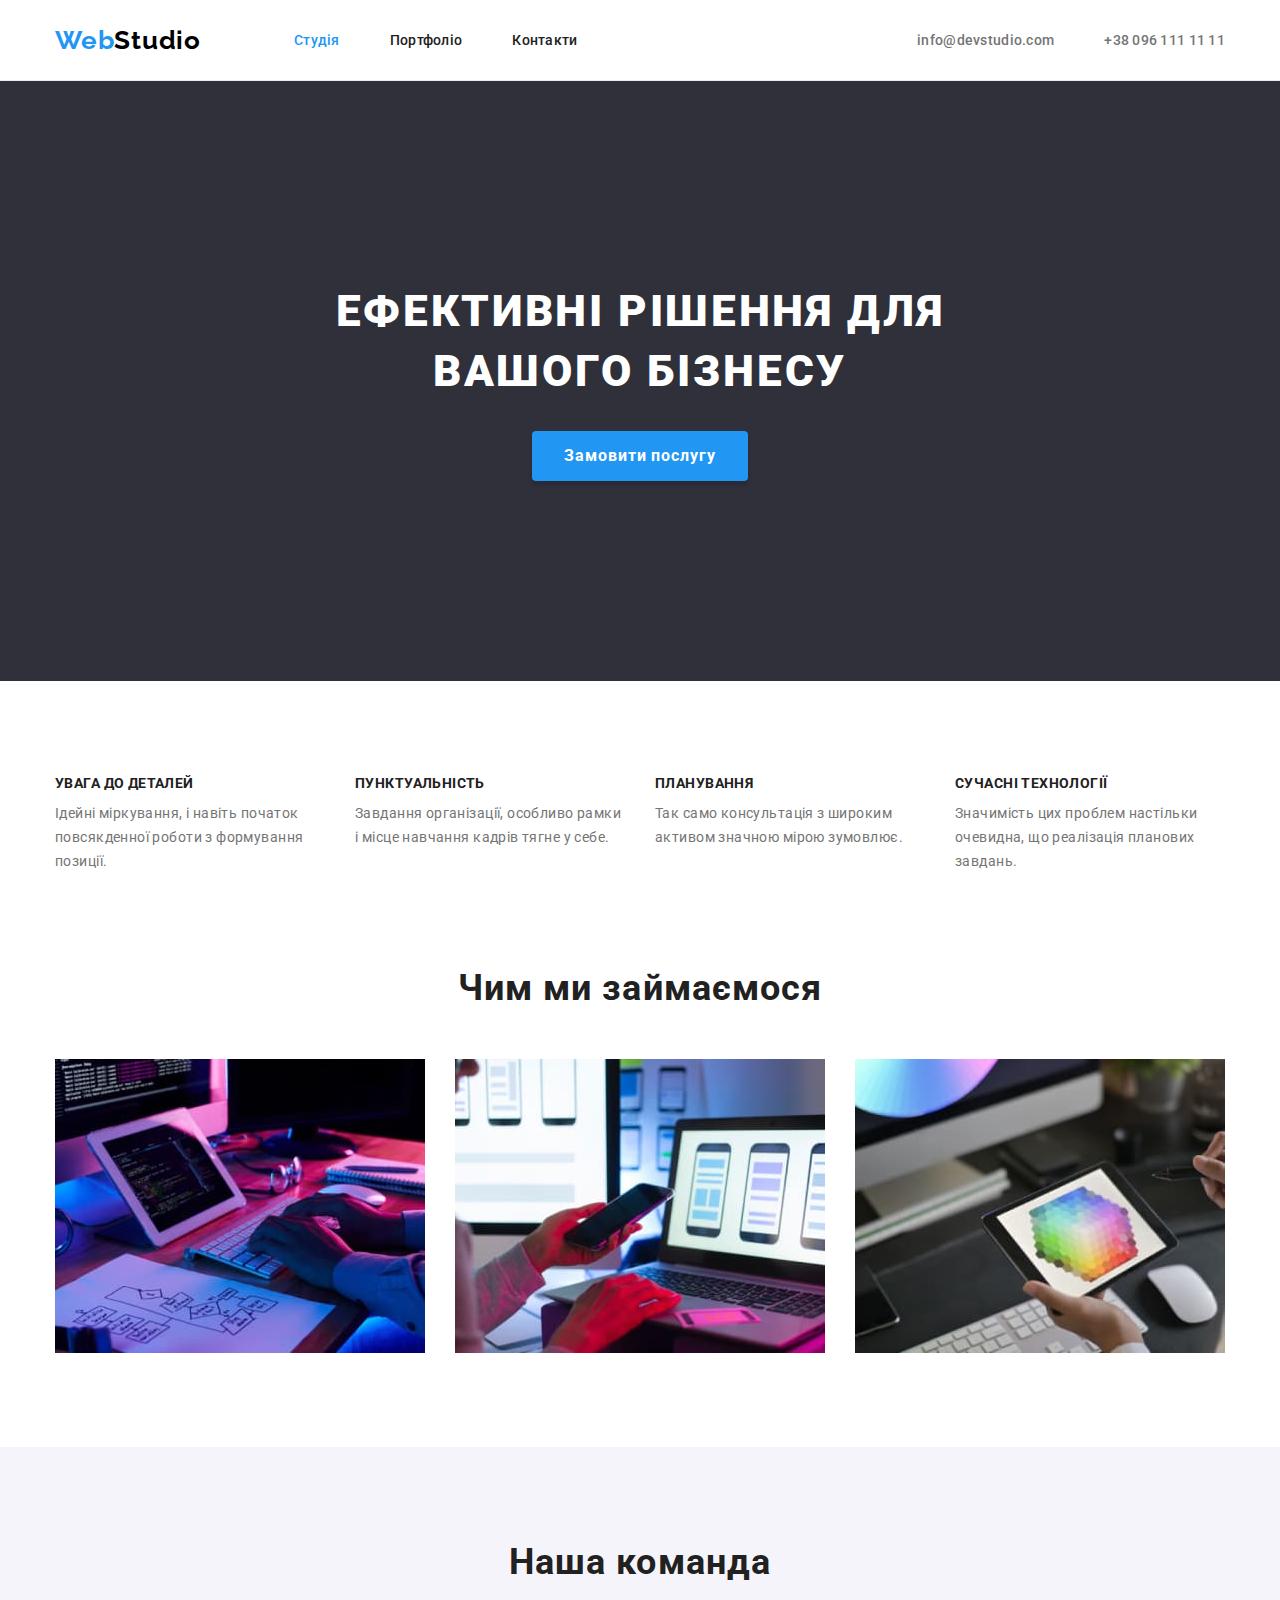
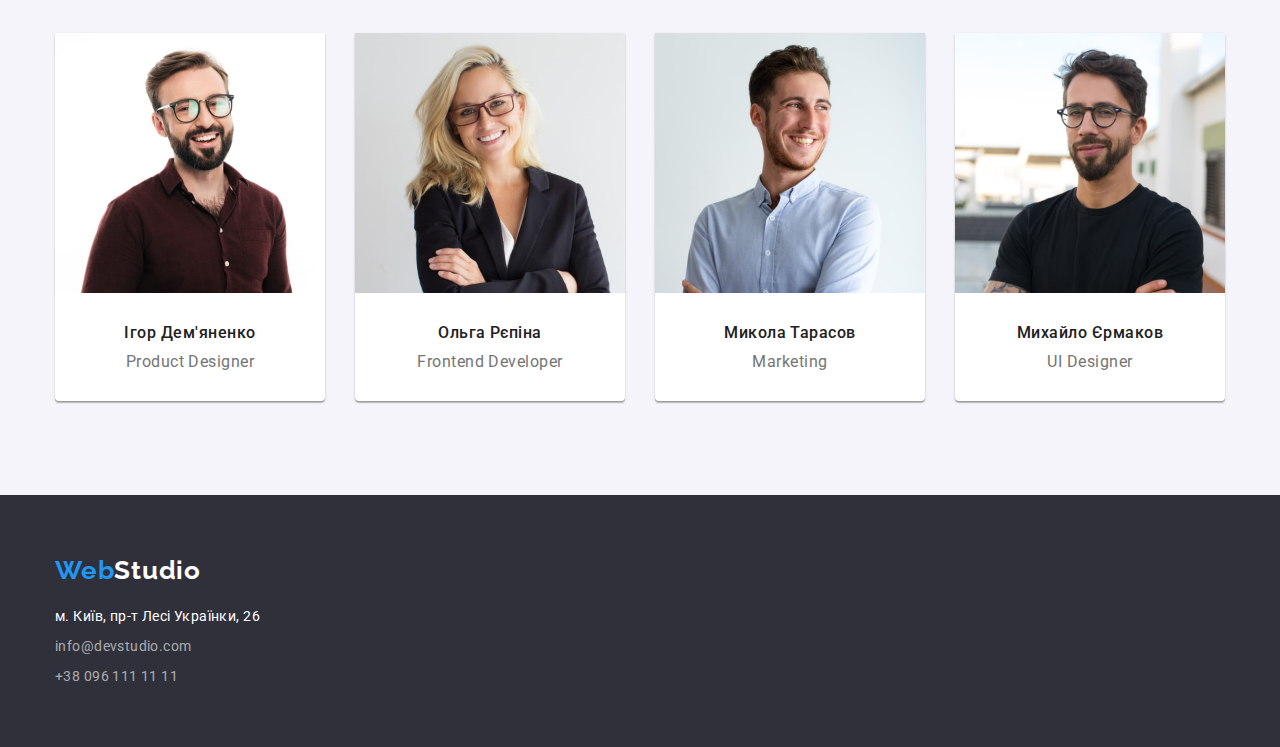
<file: index.html>
<!DOCTYPE html>
<html lang="uk">
<head>
    <meta charset="UTF-8">
    <meta http-equiv="X-UA-Compatible" content="IE=edge">
    <meta name="viewport" content="width=device-width, initial-scale=1.0">
    <title lang="en">Web Studio (Version 2.1)</title>
    <!--Fonts-->
    <link rel="preconnect" href="https://fonts.googleapis.com">
    <link rel="preconnect" href="https://fonts.gstatic.com" crossorigin>
    <link href="https://fonts.googleapis.com/css2?family=Raleway:wght@700&family=Roboto:wght@400;500;700;900&display=swap"
        rel="stylesheet">
    <!--Modern normalize-->
    <link rel="stylesheet" href="https://cdnjs.cloudflare.com/ajax/libs/modern-normalize/1.1.0/modern-normalize.min.css">
    <!--Custom styles-->
    <link rel="stylesheet" href="./css/styles.css">
</head>
<body>
    <header class="header">
        <div class="container header-container">
            <a href="./index.html" lang="en" class="logo logo-header link"><span class="logo-accent">Web</span>Studio</a>
            <nav>
                <ul class="nav-list list">
                    <li> <a href="./index.html" class="nav-item link current">Студія</a> </li>
                    <li> <a href="./portfolio.html" class="nav-item link">Портфоліо</a> </li>
                    <li> <a href="" class="nav-item link">Контакти</a> </li>
                </ul>
            </nav>
            <ul class="contact-list list">
                <li><a href="mailto:info@devstudio.com" class="contact link" lang="en">info@devstudio.com</a></li>
                <li><a href="tel:+380961111111" class="contact link">+38 096 111 11 11</a></li>
            </ul>
        </div>
    </header>
    <main>
        <section class="hero-section">
            <div class="container">
                <h1 class="hero-title">Ефективні рішення для вашого бізнесу</h1>
                <button type="button" class="hero-btn btn">Замовити послугу</button>
            </div>
        </section>
        <section class="section">
            <div class="container">
            <h2 class="visually-hidden">Наші переваги</h2>
            <ul class="features-list card-set list">
                <li class="card-set-item">
                    <h3 class="features-item">Увага до деталей</h3>
                    <p class="features-text">Ідейні міркування, і навіть початок повсякденної роботи з формування позиції.</p>
                </li>
                <li class="card-set-item">
                    <h3 class="features-item">Пунктуальність</h3>
                    <p class="features-text">Завдання організації, особливо рамки і місце навчання кадрів тягне у себе.</p>
                </li>
                <li class="card-set-item">
                    <h3 class="features-item">Планування</h3>
                    <p class="features-text">Так само консультація з широким активом значною мірою зумовлює.</p>
                </li>
                <li class="card-set-item">
                    <h3 class="features-item">Сучасні технології</h3>
                    <p class="features-text">Значимість цих проблем настільки очевидна, що реалізація планових завдань.</p>
                </li>
            </ul>
            </div>
        </section>
        <section class="work-section section">
            <div class="container">
            <h2 class="section-title">Чим ми займаємося</h2>
            <ul class="work-list card-set list">
                <li class="card-set-item"><img src="./images/work1.jpg" alt="Приклади робіт" width="370" height="294"></li>
                <li class="card-set-item"><img src="./images/work2.jpg" alt="Приклади робіт" width="370" height="294"></li>
                <li class="card-set-item"><img src="./images/work3.jpg" alt="Приклади робіт" width="370" height="294"></li>
            </ul>
            </div>
        </section>
        <section class="team section">
            <div class="container">
                <h2 class="section-title">Наша команда</h2>
                <ul class="card-set list">
                    <li class="team-card card-set-item">
                        <img src="./images/team1.jpg" alt="Член команди" width="270" height="260">
                        <div class="team-wrapper">
                        <h3 class="team-name">Ігор Дем'яненко</h3>
                        <p lang="en" class="team-postion">Product Designer</p>
                        </div>
                    </li>
                    <li class="team-card card-set-item">
                        <img src="./images/team2.jpg" alt="Член команди" width="270" height="260">
                        <div class="team-wrapper">
                        <h3 class="team-name">Ольга Рєпіна</h3>
                        <p lang="en" class="team-postion">Frontend Developer</p>
                        </div>
                    </li>
                    <li class="team-card card-set-item">
                        <img src="./images/team3.jpg" alt="Член команди" width="270" height="260">
                        <div class="team-wrapper">
                        <h3 class="team-name">Микола Тарасов</h3>
                        <p lang="en" class="team-postion">Marketing</p>
                        </div>
                    </li>
                    <li class="team-card card-set-item">
                        <img src="./images/team4.jpg" alt="Член команди" width="270" height="260">
                        <div class="team-wrapper">
                        <h3 class="team-name">Михайло Єрмаков</h3>
                        <p lang="en" class="team-postion">UI Designer</p>
                        </div>
                    </li>
                </ul>
            </div>
        </section>
    </main>
    <footer class="footer">
        <div class="container">
            <a href="./index.html" lang="en" class="logo logo-footer link"><span class="logo-accent">Web</span>Studio</a>
            <address>
                <ul class="list">
                    <li class="contact-item"><a href="https://goo.gl/maps/BQu9GLipV9uaVXhj8" target="_blank" rel="noopener noreferrer nofollow" class="contact-link link">м. Київ, пр-т Лесі
                        Українки, 26</a></li>
                    <li class="contact-item"><a href="mailto:info@devstudio.com" class="contact-link mail link" lang="en">info@devstudio.com</a></li>
                    <li class="contact-item"><a href="tel:+380961111111" class="contact-link phone link">+38 096 111 11 11</a></li>
                </ul>
            </address>
        </div>
    </footer>
</body>
</html>
</file>
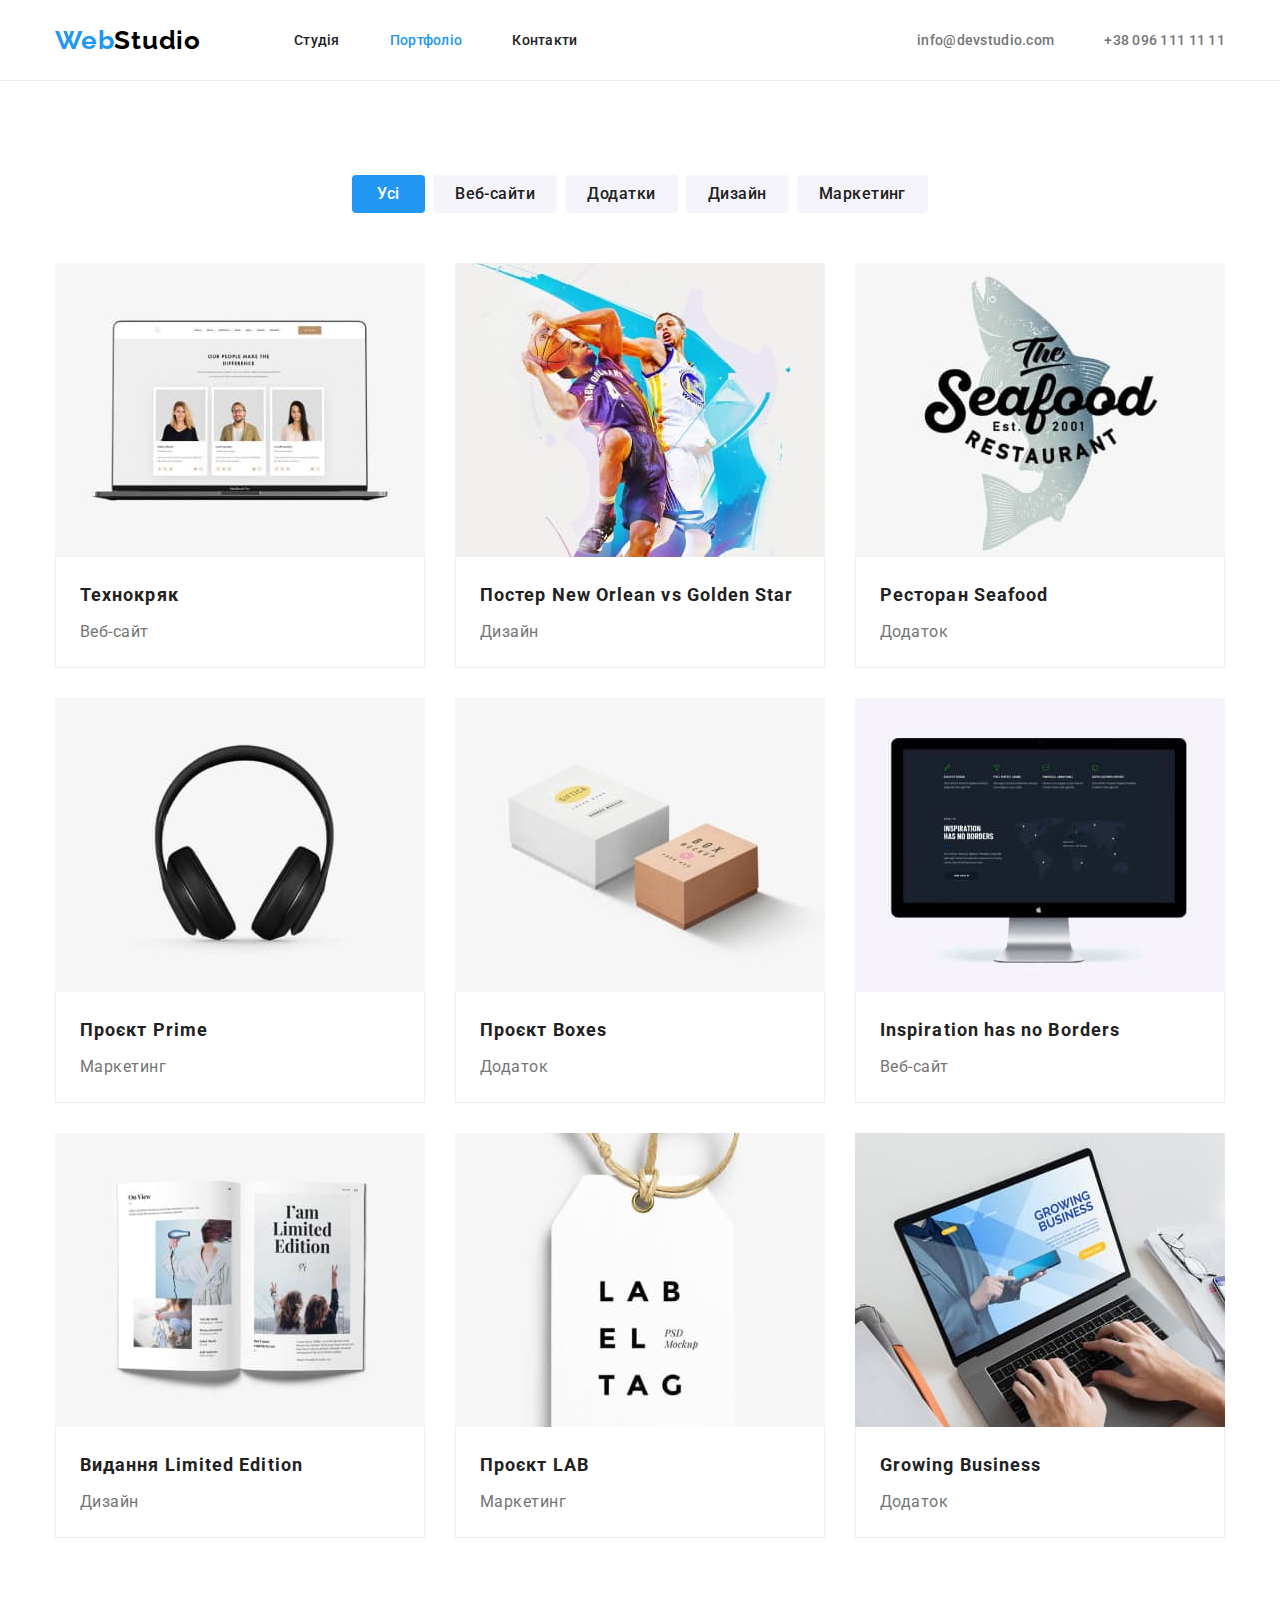
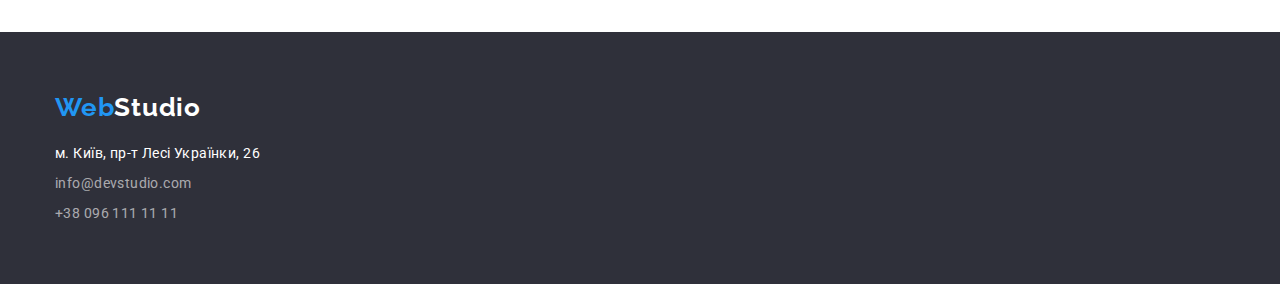
<file: portfolio.html>
<!DOCTYPE html>
<html lang="uk">

<head>
    <meta charset="UTF-8">
    <meta http-equiv="X-UA-Compatible" content="IE=edge">
    <meta name="viewport" content="width=device-width, initial-scale=1.0">
    <title lang="en">Web Studio (Version 2.1)</title>
    <!--Fonts-->
    <link rel="preconnect" href="https://fonts.googleapis.com">
    <link rel="preconnect" href="https://fonts.gstatic.com" crossorigin>
    <link
        href="https://fonts.googleapis.com/css2?family=Raleway:wght@700&family=Roboto:wght@400;500;700;900&display=swap"
        rel="stylesheet">
    <!--Modern normalize-->
    <link rel="stylesheet"
        href="https://cdnjs.cloudflare.com/ajax/libs/modern-normalize/1.1.0/modern-normalize.min.css">
    <!--Custom styles-->
    <link rel="stylesheet" href="./css/styles.css">
</head>

<body>
        <header class="header">
            <div class="container header-container">
                <a href="./index.html" lang="en" class="logo logo-header link"><span class="logo-accent">Web</span>Studio</a>
                <nav>
                    <ul class="nav-list list">
                        <li> <a href="./index.html" class="nav-item link">Студія</a> </li>
                        <li> <a href="./portfolio.html" class="nav-item link current">Портфоліо</a> </li>
                        <li> <a href="" class="nav-item link">Контакти</a> </li>
                    </ul>
                </nav>
                <ul class="contact-list list">
                    <li><a href="mailto:info@devstudio.com" class="contact link" lang="en">info@devstudio.com</a></li>
                    <li><a href="tel:+380961111111" class="contact link">+38 096 111 11 11</a></li>
                </ul>
            </div>
        </header>
<main>
<section class="section">
    <div class="container">
        <h1 class="visually-hidden">Наші проєкти</h1>
        <ul class="filter-list list">
            <li><button type="button" class="filter-btn btn current">Усі</button></li>
            <li><button type="button" class="filter-btn btn">Веб-сайти</button></li>
            <li><button type="button" class="filter-btn btn">Додатки</button></li>
            <li><button type="button" class="filter-btn btn">Дизайн</button></li>
            <li><button type="button" class="filter-btn btn">Маркетинг</button></li>
        </ul>
        <ul class="portfolio-list card-set list">
            <li class="portfolio-card card-set-item">
                <a href="" class="link">
                <img src="./images/portfolio/laptop.jpg" alt="Ноутбук з веб-сайтом" width="370" height="294">
                <div class="project-wrapper">
                    <h2 class="project-title">Технокряк</h2>
                    <p class="project-text">Веб-сайт</p>
                </div>
                </a>
            </li>
            <li class="portfolio-card card-set-item">
                <a href="" class="link">
                <img src="./images/portfolio/poster.jpg" alt="Постер з баскетболістами" width="370" height="294">
                <div class="project-wrapper">
                <h2 class="project-title">Постер <span lang="en">New Orlean vs Golden Star</span></h2>
                <p class="project-text">Дизайн</p>
                </div>
            </a>
            </li>
            <li class="portfolio-card card-set-item">
                <a href="" class="link">
                <img src="./images/portfolio/seafood.jpg" alt="Логотип рибного ресторану" width="370" height="294">
                <div class="project-wrapper">
                <h2 class="project-title">Ресторан <span lang="en">Seafood</span></h2>
                <p class="project-text">Додаток</p>
                </div>
            </a>
            </li>
            <li class="portfolio-card card-set-item">
                <a href="" class="link">
                <img src="./images/portfolio/headphones.jpg" alt="Навушники" width="370" height="294">
                <div class="project-wrapper">
                <h2 class="project-title">Проєкт <span lang="en">Prime</span></h2>
                <p class="project-text">Маркетинг</p>
                </div>
            </a>
            </li>
            <li class="portfolio-card card-set-item">
                <a href="" class="link">
                <img src="./images/portfolio/boxes.jpg" alt="Дві коробки" width="370" height="294">
                <div class="project-wrapper">
                <h2 class="project-title">Проєкт <span lang="en">Boxes</span></h2>
                <p class="project-text">Додаток</p>
                </div>
            </a>
            </li>
            <li class="portfolio-card card-set-item">
                <a href="" class="link">
                <img src="./images/portfolio/monitor.jpg" alt="Монітор з веб-сайтом" width="370" height="294">
                <div class="project-wrapper">
                <h2 lang="en" class="project-title">Inspiration has no Borders</h2>
                <p class="project-text">Веб-сайт</p>
                </div>
            </a>
            </li>
            <li class="portfolio-card card-set-item">
                <a href="" class="link">
                <img src="./images/portfolio/magazine.jpg" alt="Журнал" width="370" height="294">
                <div class="project-wrapper">
                <h2 class="project-title">Видання <span lang="en">Limited Edition</span></h2>
                <p class="project-text">Дизайн</p>
                </div>
            </a>
            </li>
            <li class="portfolio-card card-set-item">
                <a href="" class="link">
                <img src="./images/portfolio/lab-tag.jpg" alt="Цінник з надписом TAG" width="370" height="294">
                <div class="project-wrapper">
                <h2 class="project-title">Проєкт <span lang="en">LAB</span></h2>
                <p class="project-text">Маркетинг</p>
                </div>
            </a>
            </li>
            <li class="portfolio-card card-set-item">
                <a href="" class="link">
                <img src="./images/portfolio/laptop-hands.jpg" alt="Ноутбук з руками людини" width="370" height="294">
                <div class="project-wrapper">
                <h2 lang="en" class="project-title">Growing Business</h2>
                <p class="project-text">Додаток</p>
                </div>
            </a>
            </li>
        </ul>
    </div>
</section>
</main>
    <footer class="footer">
        <div class="container">
            <a href="./index.html" lang="en" class="logo logo-footer link"><span class="logo-accent">Web</span>Studio</a>
            <address>
                <ul class="list">
                    <li class="contact-item"><a href="https://goo.gl/maps/BQu9GLipV9uaVXhj8" target="_blank"
                            rel="noopener noreferrer nofollow" class="contact-link link">м. Київ, пр-т Лесі
                            Українки, 26</a></li>
                    <li class="contact-item"><a href="mailto:info@devstudio.com"
                            class="contact-link mail link" lang="en">info@devstudio.com</a></li>
                    <li class="contact-item"><a href="tel:+380961111111" class="contact-link phone link">+38 096 111 11
                            11</a></li>
                </ul>
            </address>
        </div>
    </footer>
</body>

</html>
</file>
<file: css/styles.css>
:root {
    --main-background-color: #fff;
    --dark-background-color: #2F303A;
    --secondary-background-color: #F5F4FA;
    --main-text-color: #757575;
    --main-title-color: #212121;
    --accent-color: #2196F3;
    --logo-color: #000;
    --main-white-color: #fff;
    --sencondary-white-color: rgba(255, 255, 255, 0.6);
    --btn-active-color: #188CE8;
    --portfolio-card-border-color: #EEEEEE;
    --indent: 30px;
    --items: 4;
}

.container {
    width: 1200px;
    padding-left: 15px;
    padding-right: 15px;
    margin-left: auto;
    margin-right: auto;

    /*outline: 2px solid red;*/
}
body {
    font-family: 'Roboto', 'Verdana', sans-serif;
    font-size: 14px;
    background-color: var(--main-background-color);
    color: var(--main-text-color);
}

.visually-hidden {
    position: absolute;
    width: 1px;
    height: 1px;
    margin: -1px;
    border: 0;
    padding: 0;
    white-space: nowrap;
    clip-path: inset(100%);
    clip: rect(0 0 0 0);
    overflow: hidden;
}

/* Card set */

.card-set {
    display: flex;
    flex-wrap: wrap;
    gap: var(--indent);
}

.card-set-item {
    flex-basis: calc((100% - var(--indent) * (var(--items) - 1)) / (var(--items)));
}

/* Reset*/

h1, h2, h3, h4, h5, h6, p {
    margin: 0;
}

img {
    display: block;
    max-width: 100%;
    height: auto;
}

.link {
    text-decoration: none;
}

.list {
    padding: 0;
    margin: 0;
    list-style: none;
}

.btn {
    font-family: inherit;
    cursor: pointer;
    border: 0;
}

/* Header*/

.header {
    background-color: var(--main-background-color);
    border-bottom: 1px solid #ECECEC;
}

.header-container {
    display: flex;
    align-items: center;
}

.logo {
    font-family: 'Raleway', sans-serif;
    font-weight: 700;
    font-size: 26px;
    line-height: calc(31 / 26);
    letter-spacing: 0.03em;
    color: var(--logo-color);
}

.logo-header {
    margin-right: 93px;
}

.logo-accent {
    color: var(--accent-color)
}

.nav-list {
    display: flex;
    gap: 50px;
}
.nav-item {
    display: block;
    padding-top: 32px;
    padding-bottom: 32px;
    font-weight: 500;
    line-height: calc(16 / 14);
    letter-spacing: 0.02em;
    color: var(--main-title-color);
}

.nav-item.current {
    color: var(--accent-color)
}
.nav-item:hover,
.nav-item:focus {
    color: var(--accent-color)
}

.contact-list {
    display: flex;
    gap: 50px;
    margin-left: auto;
}

.contact {
    display: block;
    padding-top: 32px;
    padding-bottom: 32px;
    font-weight: 500;
    line-height: calc(16 / 14);
    letter-spacing: 0.02em;
    color: var(--main-text-color);
}

.contact:hover,
.contact:focus {
    color: var(--accent-color);
}

/* Hero*/

.hero-section {
    padding-top: 200px;
    padding-bottom: 200px;
    background-color: var(--dark-background-color);
    text-align: center;
}

.hero-title {
    width: 696px;
    margin-right: auto;
    margin-left: auto;
    margin-bottom: 30px;

    font-weight: 900;
    font-size: 44px;
    line-height: calc(60 / 44);
    text-align: center;
    letter-spacing: 0.06em;
    text-transform: uppercase;
    color: var(--main-white-color);
}

.hero-btn {
    padding: 10px 32px;
    min-width: 216px;

    font-weight: 700;
    font-size: 16px;
    line-height: calc(30 / 16);
    text-align: center;
    letter-spacing: 0.06em;
    color: var(--main-white-color);
    background-color: var(--accent-color);
    box-shadow: 0px 4px 4px rgba(0, 0, 0, 0.15);
    border-radius: 4px;
}

.hero-btn:active,
.hero-btn:hover,
.hero-btn:focus {
    background-color: var(--btn-active-color)
}
/* Features */

.section {
    padding-top: 94px;
    padding-bottom: 94px;
}

.features-item {
    margin-bottom: 10px;

    font-weight: 700;
    font-size: 14px;
    line-height: calc(16 / 14);
    letter-spacing: 0.03em;
    text-transform: uppercase;
    color: var(--main-title-color);
}

.features-text {
    line-height: calc(24 / 14);
    letter-spacing: 0.03em;
}

/* Work examples */

.work-section {
    padding-top: 0;
}

.section-title {
    margin-bottom: 50px;

    font-weight: 700;
    font-size: 36px;
    line-height: calc(42 / 36);
    text-align: center;
    letter-spacing: 0.03em;
    color: var(--main-title-color);
}

.work-list {
    --items: 3;
}

/* Team */

.team {
    background-color: var(--secondary-background-color);
}

.team-card {
    background-color: var(--main-background-color);
    box-shadow: 0px 1px 3px rgba(0, 0, 0, 0.12), 0px 1px 1px rgba(0, 0, 0, 0.14), 0px 2px 1px rgba(0, 0, 0, 0.2);
    border-radius: 0px 0px 4px 4px;
}
.team-wrapper {
    padding: 30px 10px;
}

.team-name {
    margin-bottom: 10px;

    font-weight: 500;
    font-size: 16px;
    line-height: calc(19 / 16);
    text-align: center;
    letter-spacing: 0.03em;
    color: var(--main-title-color);
}

.team-postion {
    font-size: 16px;
    line-height: calc(19 / 16);
    text-align: center;
    letter-spacing: 0.03em;
}
/* Footer*/

.footer {
    padding-top: 60px;
    padding-bottom: 60px;
    background-color: var(--dark-background-color);
}

.logo-footer {
    display: inline-block;
    margin-bottom: 20px;

    color: var(--main-white-color)
}

.contact-item:not(:last-child) {
    margin-bottom: 9px;
}

.contact-link {
    font-style: normal;
    line-height: calc(21 / 14);
    letter-spacing: 0.03em;
    color: var(--main-white-color);
}
.contact-link.mail ,
.contact-link.phone {
    color: var(--sencondary-white-color);
}

.contact-link:hover,
.contact-link:focus {
    color: var(--accent-color)
}

/* ----------------Portfolio CSS------------------- */

/* Filer */

.filter-list {
    display:flex;
    justify-content: center;
    gap: 8px;
    margin-bottom: 50px;
}

.filter-btn {
    padding: 6px 22px;
    min-width: 73px;

    background-color: var(--secondary-background-color);
    font-weight: 500;
    font-size: 16px;
    line-height: calc(26 / 16);
    text-align: center;
    letter-spacing: 0.03em;
    color: var(--main-title-color);
    border-radius: 4px;
}
.filter-btn.current {
    color: var(--main-white-color);
    background-color: var(--accent-color);
}

.filter-btn:hover,
.filter-btn:focus {
    color: var(--main-white-color);
    background-color: var(--accent-color);
}

/* Portfolio */
.portfolio-list {
    --items: 3;
}

.portfolio-card {
    background-color: var(--main-background-color);
}

.project-wrapper {
    padding: 20px 24px;

    border: 1px solid var(--portfolio-card-border-color);
    border-top: none;
}

.project-title {
    margin-bottom: 4px;
    font-weight: 700;
    font-size: 18px;
    line-height: calc(36 / 18);
    letter-spacing: 0.06em;
    color: var(--main-title-color);
}

.project-text{
    font-size: 16px;
    line-height: calc(30 / 16);
    letter-spacing: 0.03em;
    color: var(--main-text-color);
}
</file>
